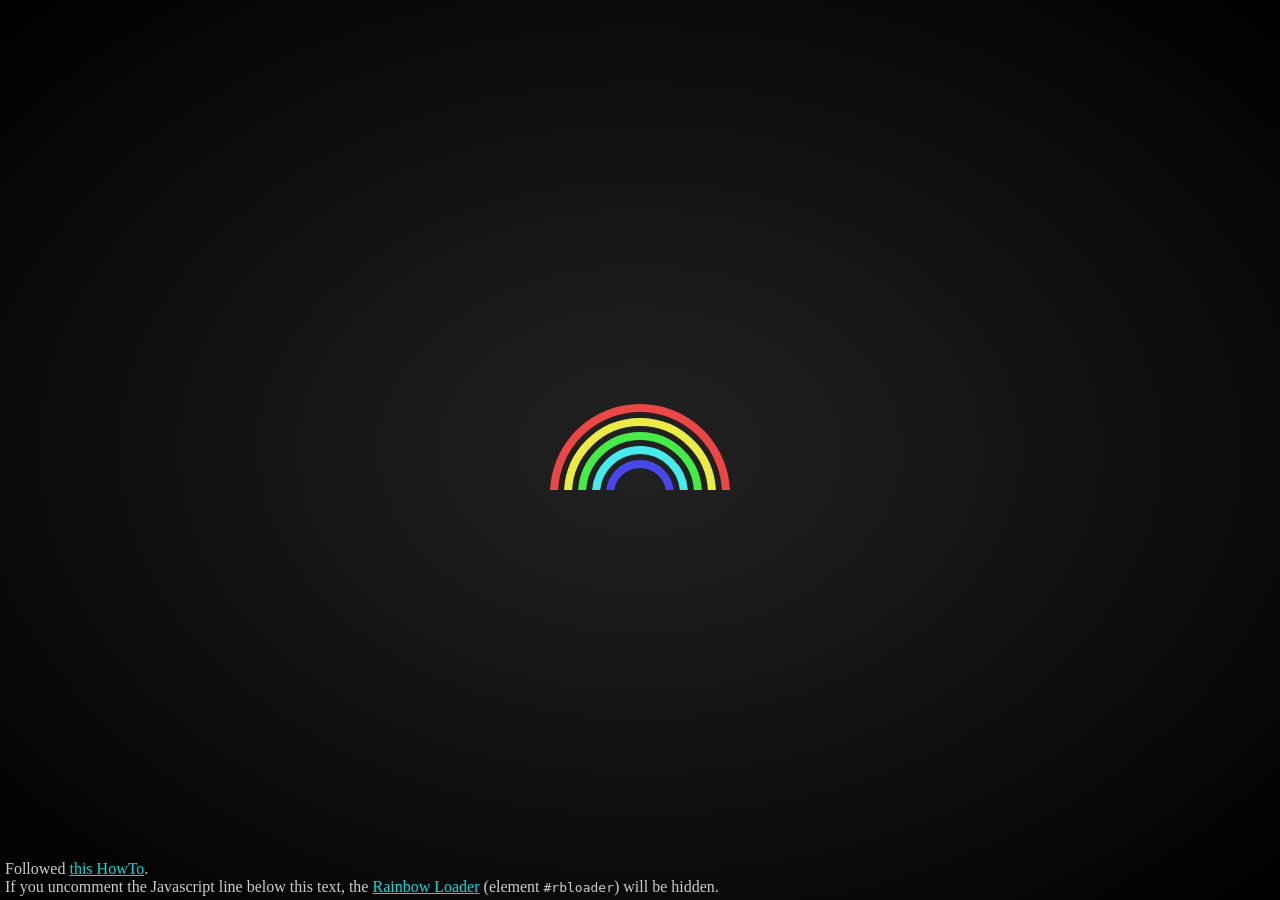
<file: docs/index.html>
<!DOCTYPE html>
<html lang="en">
<head>
    <meta charset="utf-8">
    <meta name="viewport" content="width=device-width, height=device-height, initial-scale=1.0, user-scalable=yes">
    <title>Oifan's Web</title>
    <style>
body {
    color: #ccc;
    background: #0a0a0a;
}

a {
    color: #0dd;
}

.loader {
    background: #000;
    background: radial-gradient(#222, #000);
    bottom: 0;
    left: 0;
    overflow: hidden;
    position: fixed;
    right: 0;
    top: 0;
    /*z-index: 99999;*/
}

.loader-inner {
    bottom: 0;
    height: 120px;	/**/
    left: 0;
    margin: auto;
    position: absolute;
    right: 0;
    top: 0;
    width: 200px;	/**/
}

.loader-line-wrap {
    animation: spin 2000ms cubic-bezier(.175, .885, .32, 1.275) infinite;
    box-sizing: border-box;
    height: 100px;	/**/
    left: 0;
    overflow: hidden;
    position: absolute;
    top: 0;
    transform-origin: 50% 100%;
    width: 200px;	/**/
}

.loader-line {
    border: 8px solid transparent;	/**/
    border-radius: 100%;
    box-sizing: border-box;
    height: 100px;
    left: 0;
    margin: 0 auto;
    position: absolute;
    right: 0;
    top: 0;
    width: 100px;
}

.loader-line-wrap:nth-child(1) {
    animation-delay: -50ms;
}

.loader-line-wrap:nth-child(2) {
    animation-delay: -100ms;
}

.loader-line-wrap:nth-child(3) {
    animation-delay: -150ms;
}

.loader-line-wrap:nth-child(4) {
    animation-delay: -200ms;
}

.loader-line-wrap:nth-child(5) {
    animation-delay: -250ms;
}

.loader-line-wrap:nth-child(1) .loader-line {
    border-color: hsl(0, 80%, 60%);
    height: 180px;	/**/
    width: 180px;	/**/
    top: 14px;		/**/
}

.loader-line-wrap:nth-child(2) .loader-line {
    border-color: hsl(60, 80%, 60%);
    height: 152px;	/**/
    width: 152px;	/**/
    top: 28px;		/**/
}

.loader-line-wrap:nth-child(3) .loader-line {
    border-color: hsl(120, 80%, 60%);
    height: 124px;	/**/
    width: 124px;	/**/
    top: 42px;		/**/
}

.loader-line-wrap:nth-child(4) .loader-line {
    border-color: hsl(180, 80%, 60%);
    height: 96px;	/**/
    width: 96px;	/**/
    top: 56px;		/**/
}

.loader-line-wrap:nth-child(5) .loader-line {
    border-color: hsl(240, 80%, 60%);
    height: 68px;	/**/
    width: 68px;	/**/
    top: 70px;		/**/
}

@keyframes spin {
    0%, 15% {
        transform: rotate(0);
    }

    100% {
        transform: rotate(360deg);
    }
}
    </style>
</head>

<body>

    <div id="rbloader" class="loader">
        <div class="loader-inner">
            <div class="loader-line-wrap">
                <div class="loader-line"></div>
            </div>
            <div class="loader-line-wrap">
                <div class="loader-line"></div>
            </div>
            <div class="loader-line-wrap">
                <div class="loader-line"></div>
            </div>
            <div class="loader-line-wrap">
                <div class="loader-line"></div>
            </div>
            <div class="loader-line-wrap">
                <div class="loader-line"></div>
            </div>
        </div>
    </div>

    <div style="position:absolute; bottom:4px; left:5px">
	Followed <a target="_blank" href="https://docs.github.com/en/pages/quickstart">this HowTo</a>.<br>
	If you uncomment the Javascript line below this text, the <a target="_blank" href="https://codepen.io/jackrugile/pen/JddmaX">Rainbow Loader</a>
		(element <code>#rbloader</code>) will be hidden.</div>
    <script>
    //document.getElementById("rbloader").style.display="none";
    </script>
</body>
</html>
</file>
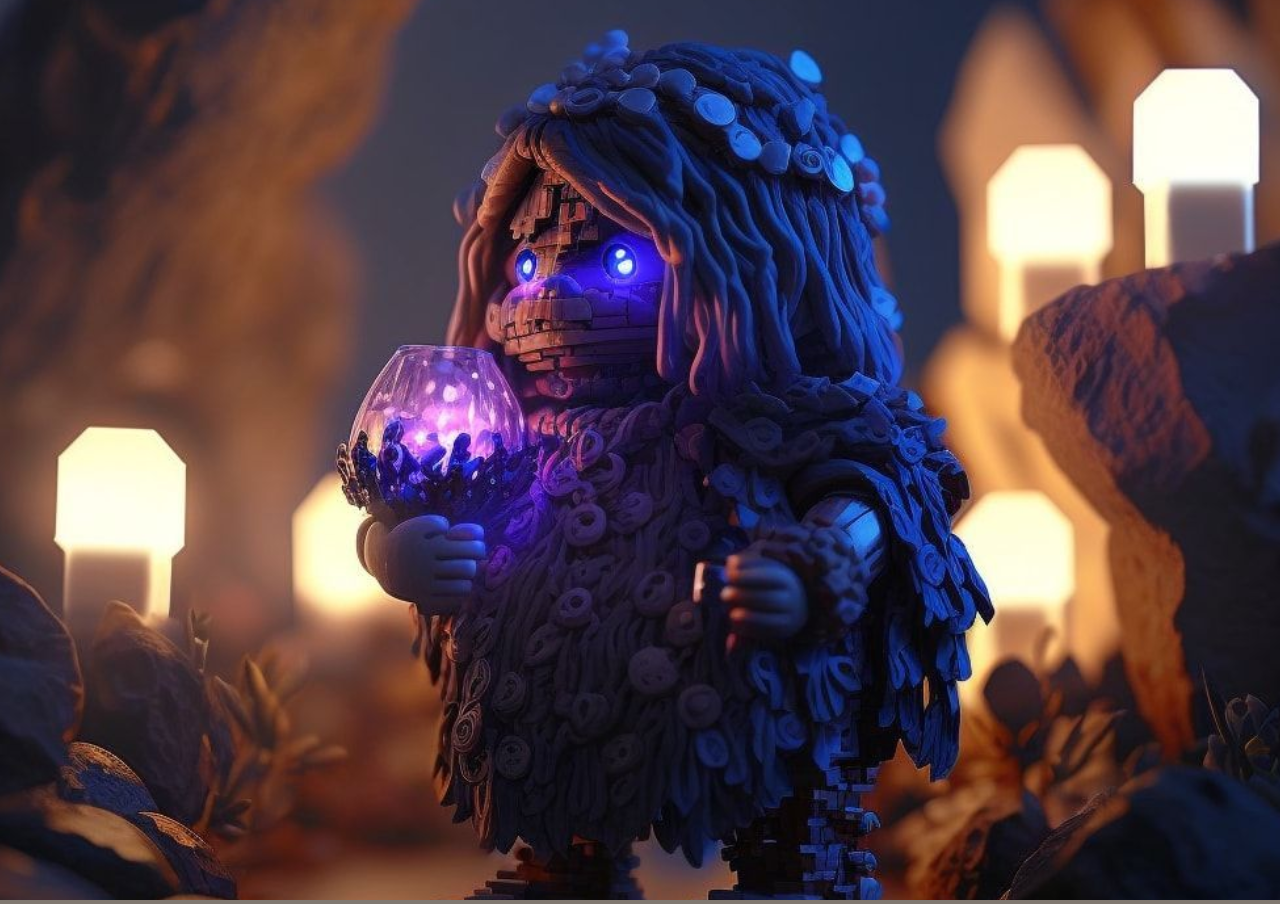
<file: docs/js-3d/index.html>
﻿<!DOCTYPE html>
<html>
<head>
<meta charset="UTF-8">
<title>3D Image</title>
<link rel="shortcut icon" href="[data-uri]">
<style type="text/css">
    body {
        background-color: #807870;
        position: fixed; /* Prevent overscroll */
        margin: 0;
        padding: 0;
    }
    /* Common styles for overlay and images */
    .image-overlay {
        position: absolute;
        top: 0;
        left: 0;
        width: 100%;
        height: 100%;
        z-index: 5;
    }
    .canvas3d {
        position: absolute;
        width: 960;
        height: 960;
        z-index: 5;
    }
</style> 
<script src="3d_image.js"></script><!-- from:  https://poki.com/en/g/blocky-universe -->
</head>

<body>

<div id="image-overlay" class="image-overlay">
    <canvas id="canvas3d"></canvas>
</div>

<script>
    const imageURL = "darkcrystalAI.webp";		// from:  https://lookingglassfactory.com/blog/depth-maps-best-practices
    const depthURL = "darkcrystalAI_depth.webp";
    window.my_image3D = new Image3D(document.getElementById("canvas3d"), imageURL, depthURL);
    window.my_image3D.resize(window.innerWidth, window.innerHeight);
</script>

</body>
</html>
</file>
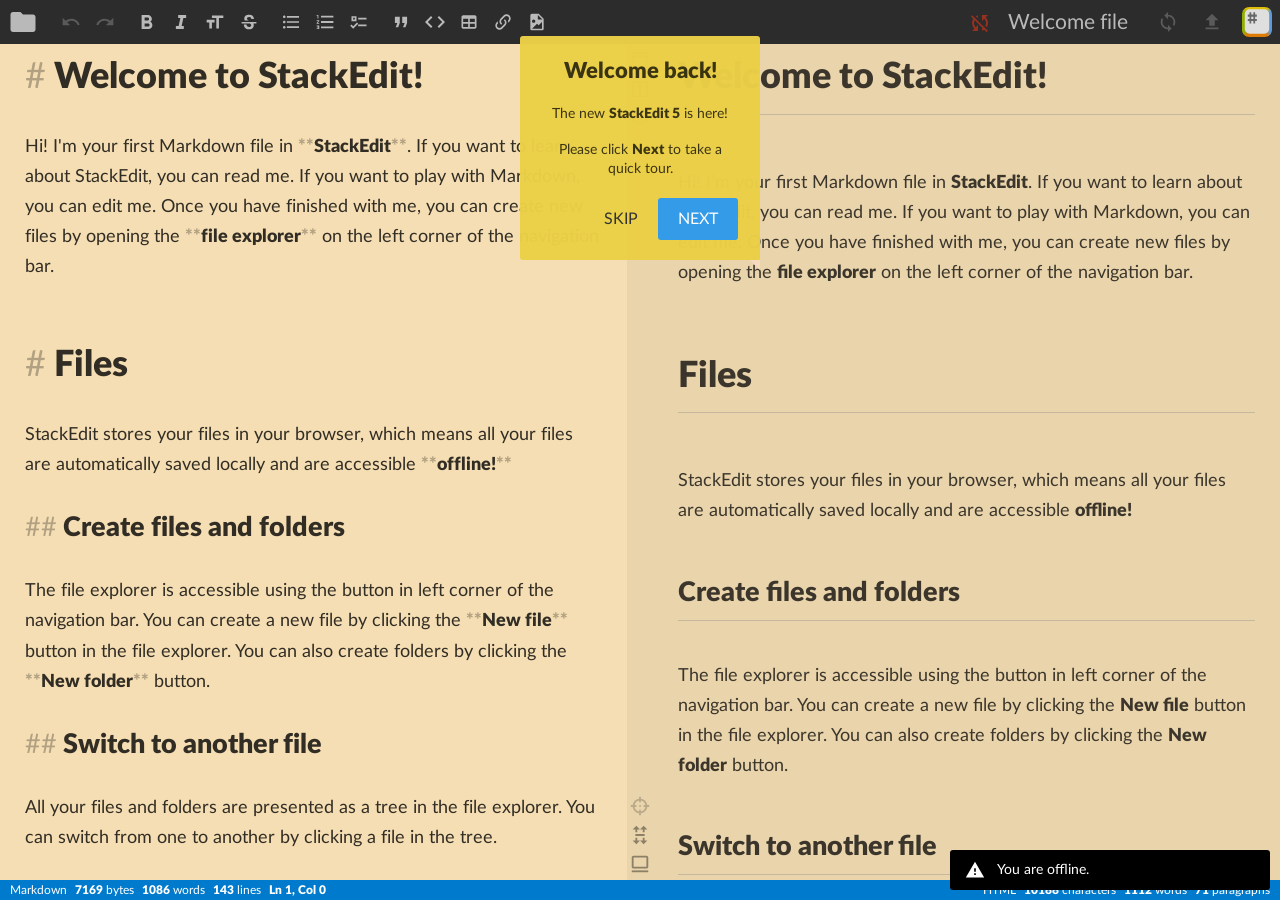
<file: docs/StackEdit/index.html>
<!DOCTYPE html>
<html>
<head>
  <meta charset=utf-8>
  <title>StackEdit</title>
  <link rel=canonical href=https://oifan.github.io/StackEdit>
  <meta name=description content="Free, open-source, full-featured Markdown editor.">
  <meta name=viewport content="user-scalable=no,width=device-width,initial-scale=1,maximum-scale=1">
  <meta name=mobile-web-app-capable content=yes>
  <meta name=apple-mobile-web-app-capable content=yes>
  <meta name=apple-mobile-web-app-status-bar-style content=black>
  <meta name=mobile-web-app-capable content=yes>
  <meta name=theme-color content=#fff>
  <meta name=application-name content=StackEdit>
  <link rel=apple-touch-icon sizes=57x57 href=icons-c75a9472175cc17394ba6428d867fbcf/apple-touch-icon-57x57.png>
  <link rel=apple-touch-icon sizes=60x60 href=icons-c75a9472175cc17394ba6428d867fbcf/apple-touch-icon-60x60.png>
  <link rel=apple-touch-icon sizes=72x72 href=icons-c75a9472175cc17394ba6428d867fbcf/apple-touch-icon-72x72.png>
  <link rel=apple-touch-icon sizes=76x76 href=icons-c75a9472175cc17394ba6428d867fbcf/apple-touch-icon-76x76.png>
  <link rel=apple-touch-icon sizes=114x114 href=icons-c75a9472175cc17394ba6428d867fbcf/apple-touch-icon-114x114.png>
  <link rel=apple-touch-icon sizes=120x120 href=icons-c75a9472175cc17394ba6428d867fbcf/apple-touch-icon-120x120.png>
  <link rel=apple-touch-icon sizes=144x144 href=icons-c75a9472175cc17394ba6428d867fbcf/apple-touch-icon-144x144.png>
  <link rel=apple-touch-icon sizes=152x152 href=icons-c75a9472175cc17394ba6428d867fbcf/apple-touch-icon-152x152.png>
  <link rel=apple-touch-icon sizes=180x180 href=icons-c75a9472175cc17394ba6428d867fbcf/apple-touch-icon-180x180.png>
  <meta name=apple-mobile-web-app-capable content=yes>
  <meta name=apple-mobile-web-app-status-bar-style content=black-translucent>
  <meta name=apple-mobile-web-app-title content=StackEdit>
  <link rel=icon type=image/png sizes=32x32 href=icons-c75a9472175cc17394ba6428d867fbcf/favicon-32x32.png>
  <link rel=icon type=image/png sizes=16x16 href=icons-c75a9472175cc17394ba6428d867fbcf/favicon-16x16.png>
  <link rel="shortcut icon" href=icons-c75a9472175cc17394ba6428d867fbcf/favicon.ico>
  <link rel=apple-touch-startup-image media="(device-width: 320px) and (device-height: 480px) and (-webkit-device-pixel-ratio: 1)" href=icons-c75a9472175cc17394ba6428d867fbcf/apple-touch-startup-image-320x460.png>
  <link rel=apple-touch-startup-image media="(device-width: 320px) and (device-height: 480px) and (-webkit-device-pixel-ratio: 2)" href=icons-c75a9472175cc17394ba6428d867fbcf/apple-touch-startup-image-640x920.png>
  <link rel=apple-touch-startup-image media="(device-width: 320px) and (device-height: 568px) and (-webkit-device-pixel-ratio: 2)" href=icons-c75a9472175cc17394ba6428d867fbcf/apple-touch-startup-image-640x1096.png>
  <link rel=apple-touch-startup-image media="(device-width: 375px) and (device-height: 667px) and (-webkit-device-pixel-ratio: 2)" href=icons-c75a9472175cc17394ba6428d867fbcf/apple-touch-startup-image-750x1294.png>
  <link rel=apple-touch-startup-image media="(device-width: 414px) and (device-height: 736px) and (orientation: landscape) and (-webkit-device-pixel-ratio: 3)" href=icons-c75a9472175cc17394ba6428d867fbcf/apple-touch-startup-image-1182x2208.png>
  <link rel=apple-touch-startup-image media="(device-width: 414px) and (device-height: 736px) and (orientation: portrait) and (-webkit-device-pixel-ratio: 3)" href=icons-c75a9472175cc17394ba6428d867fbcf/apple-touch-startup-image-1242x2148.png>
  <link rel=apple-touch-startup-image media="(device-width: 768px) and (device-height: 1024px) and (orientation: landscape) and (-webkit-device-pixel-ratio: 1)" href=icons-c75a9472175cc17394ba6428d867fbcf/apple-touch-startup-image-748x1024.png>
  <link rel=apple-touch-startup-image media="(device-width: 768px) and (device-height: 1024px) and (orientation: portrait) and (-webkit-device-pixel-ratio: 1)" href=icons-c75a9472175cc17394ba6428d867fbcf/apple-touch-startup-image-768x1004.png>
  <link rel=apple-touch-startup-image media="(device-width: 768px) and (device-height: 1024px) and (orientation: landscape) and (-webkit-device-pixel-ratio: 2)" href=icons-c75a9472175cc17394ba6428d867fbcf/apple-touch-startup-image-1496x2048.png>
  <link rel=apple-touch-startup-image media="(device-width: 768px) and (device-height: 1024px) and (orientation: portrait) and (-webkit-device-pixel-ratio: 2)" href=icons-c75a9472175cc17394ba6428d867fbcf/apple-touch-startup-image-1536x2008.png>
  <link rel=manifest href=manifest.c9128ce574e7548a3b0d3bcd8bfa212c.json crossorigin=use-credentials>
  <link href=static/css/app.0f559a71b94c52a61c5e8a24d7f9e56d.css rel=stylesheet>
</head>
<body>
  <div id=app></div>
  <script type=text/javascript src=static/js/manifest.9841283e03f435423068.js></script>
  <script type=text/javascript src=static/js/vendor.bc2ba2c5746645190c07.js></script>
  <script type=text/javascript src=static/js/app.4a860d498cf8c210e5e8.js></script>
</body>
</html>
</file>
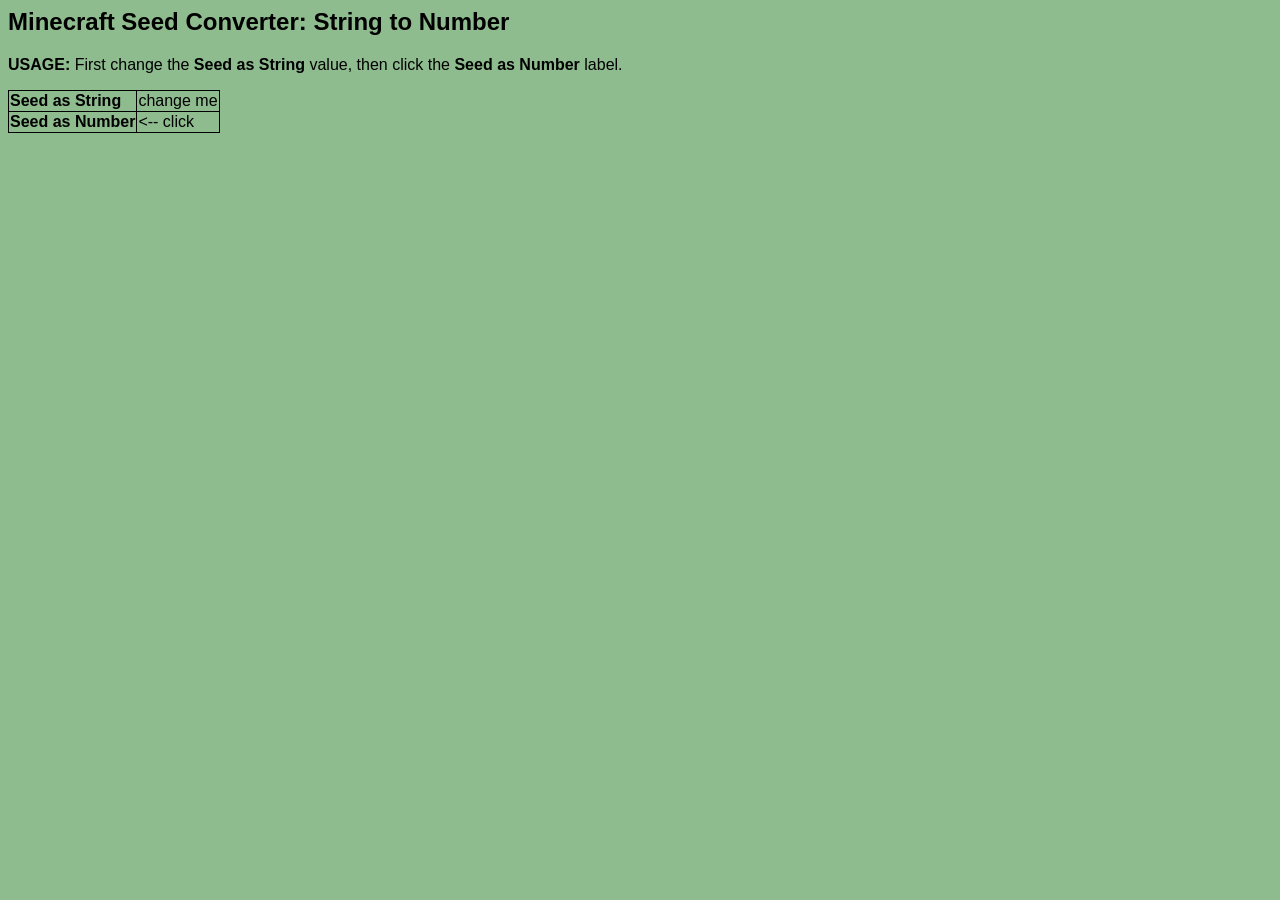
<file: mc/SeedConvert.html>
<html>
<head>
<meta charset="UTF-8">
<title>Minecraft Seed Converter</title>
<style type="text/css">
	body	{background-color: DarkSeaGreen; font-family: Cambria, Arial}
	table, th, td {border: 1px solid Black; border-collapse: collapse}
</style>
<script>
  function hashCode(id) {
    let s = document.getElementById(id).innerHTML;
    let h;
    for (let i = 0; i < s.length; i++) 
      h = Math.imul(31, h) + s.charCodeAt(i) | 0;
    return h;
  }
</script>
</head>

<body>
<h2>Minecraft Seed Converter: String to Number</h2>
<p>
    <b>USAGE:</b> First change the <b>Seed as String</b> value, then click the <b>Seed as Number</b> label.
</p>
<table>
    <tr><td><b>Seed as String</b></td><td id="seed" contenteditable="true">change me</td></tr>
    <tr><td onclick="nextSibling.innerHTML=hashCode('seed')"><b>Seed as Number</b></td><td>&lt;-- click</td></tr>
</table>
</body>
</html>
</file>
